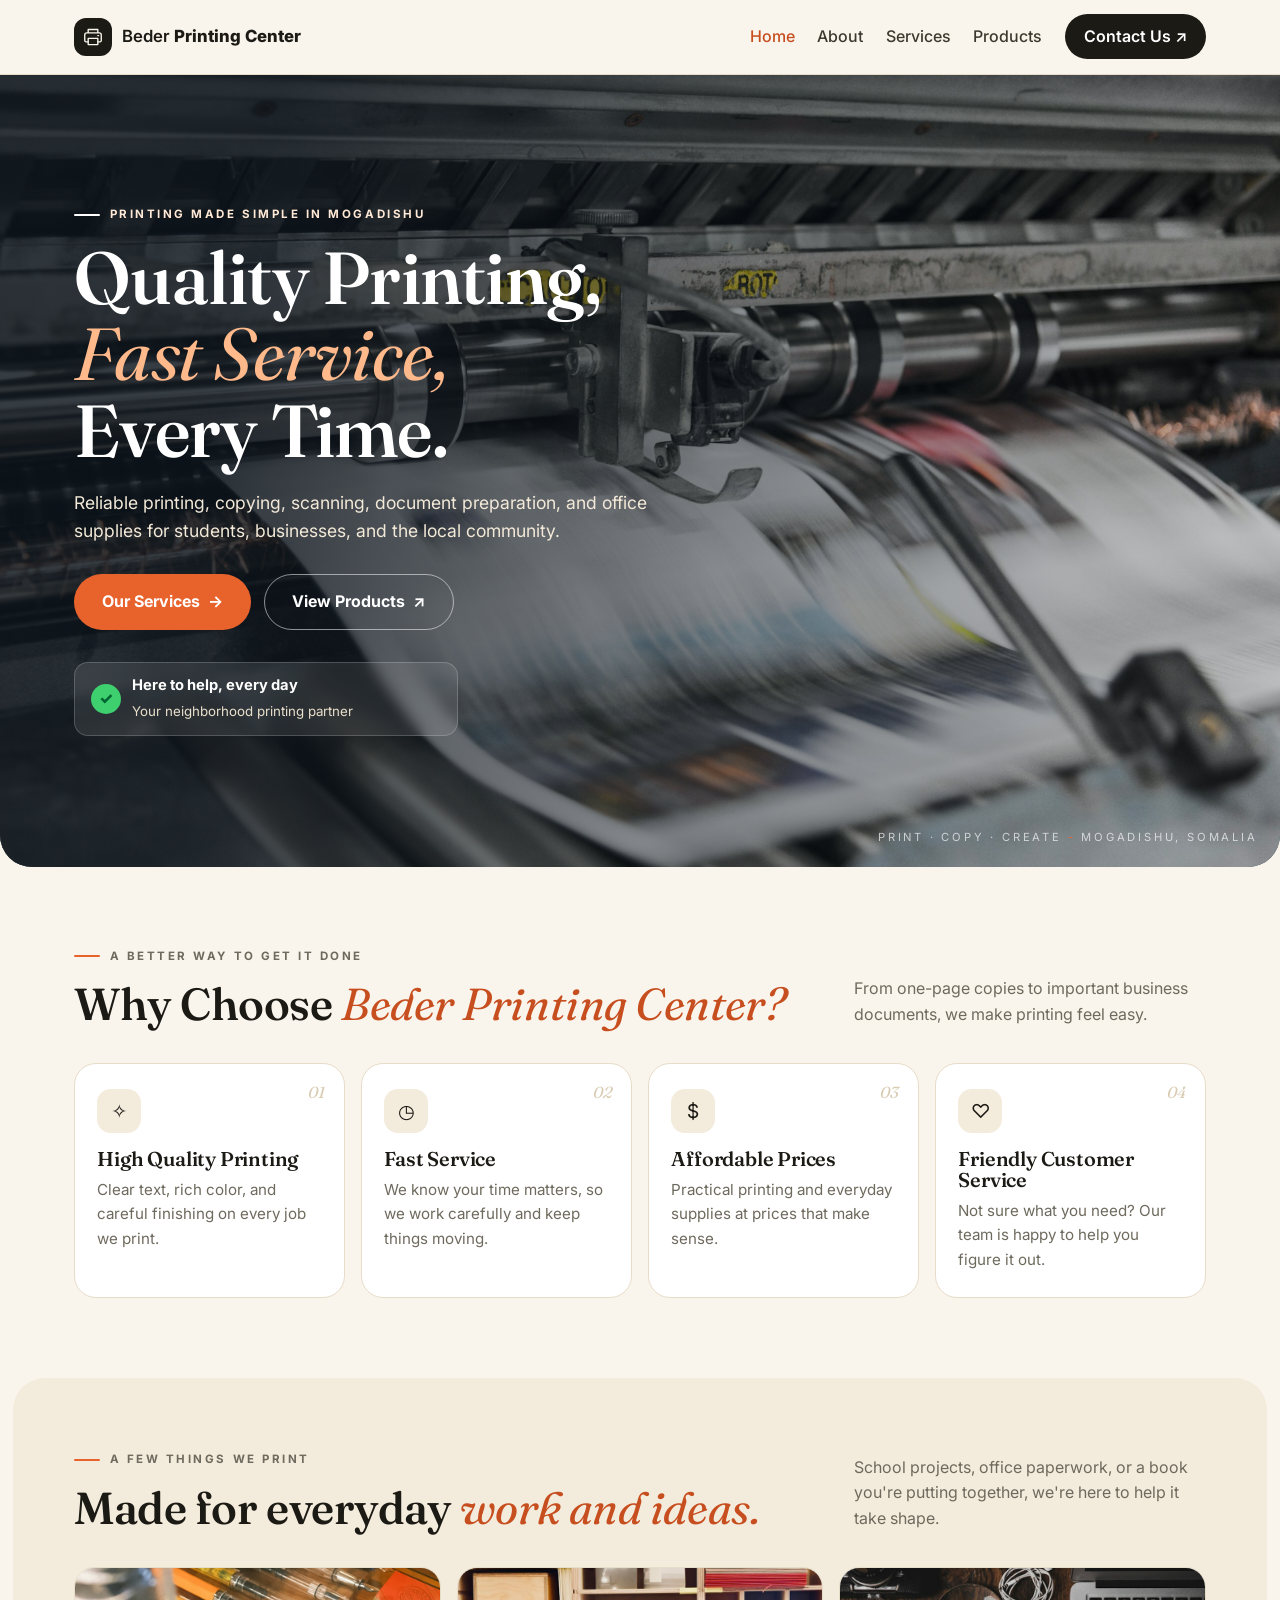
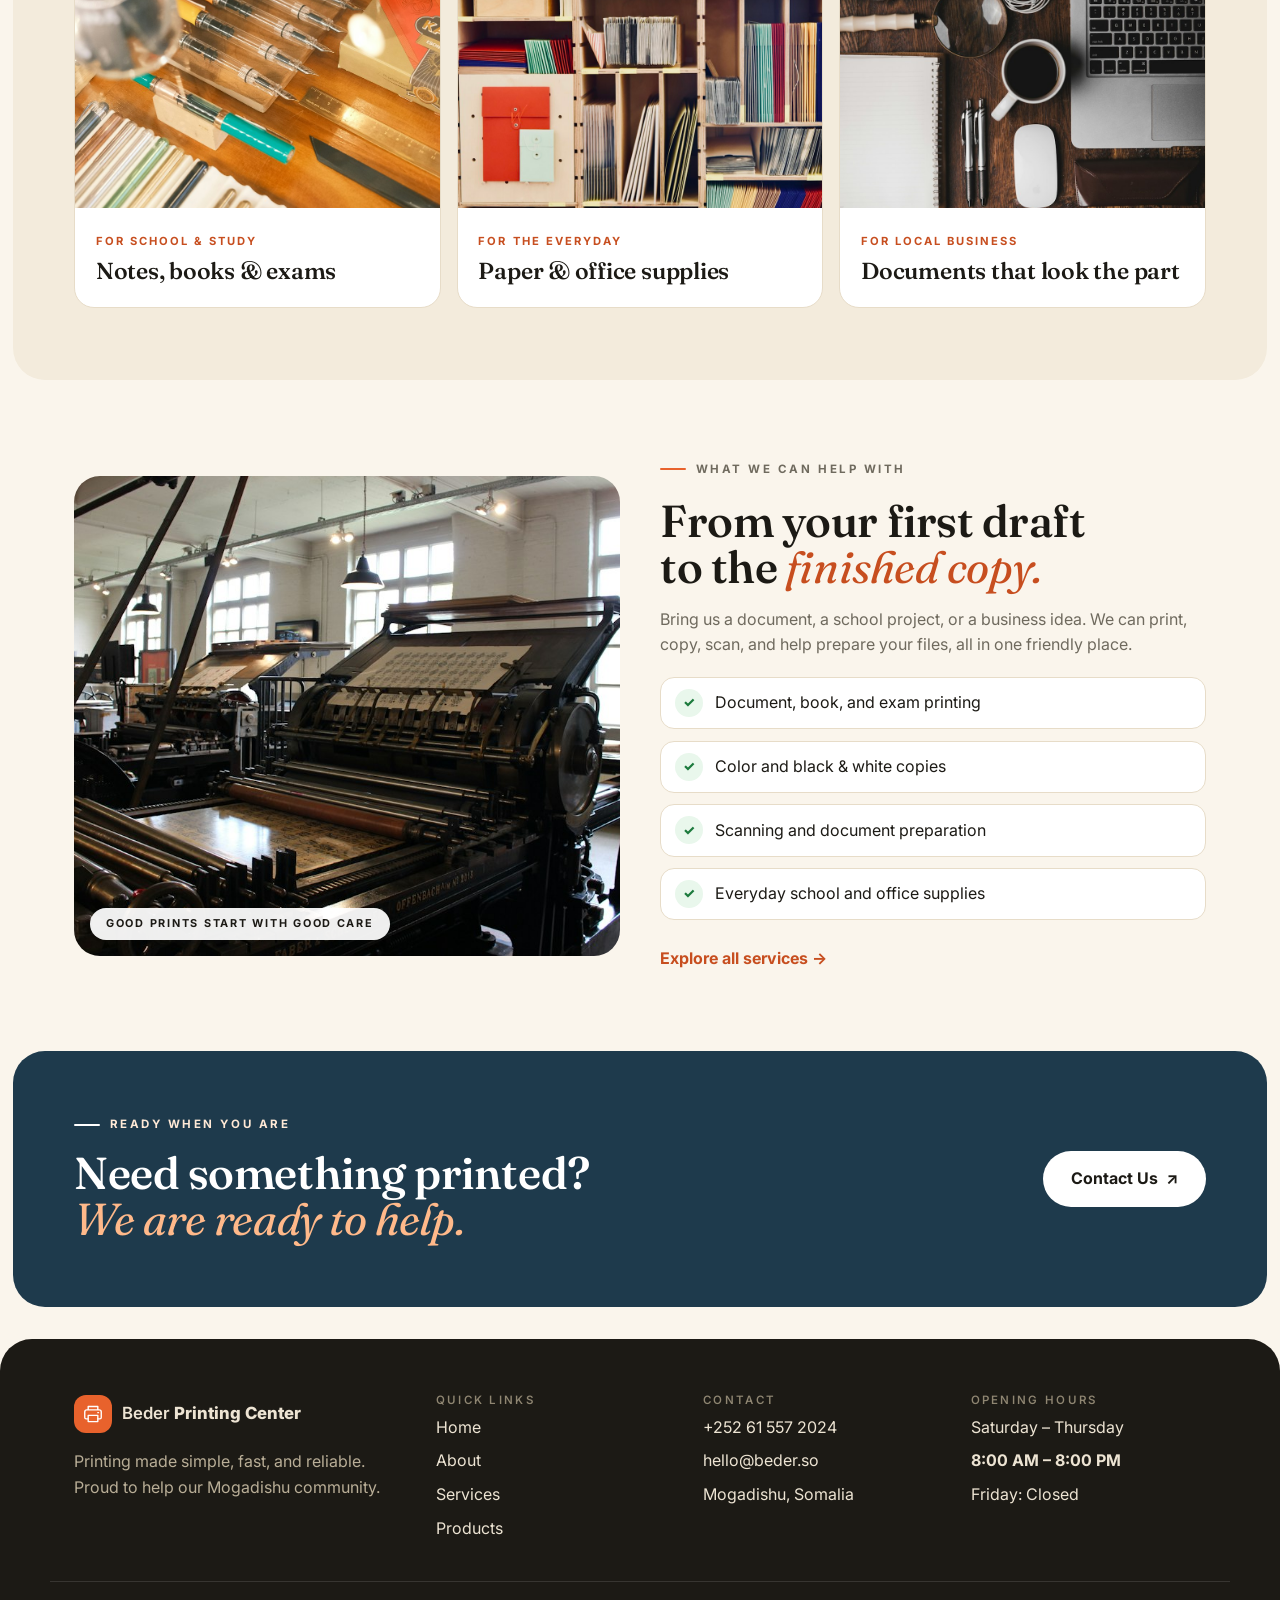
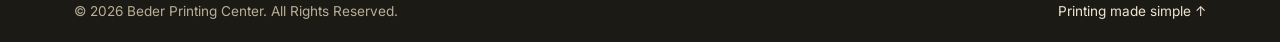
<file: index.html>
<!DOCTYPE html>
<html lang="en">
<head>
<meta charset="UTF-8" />
<meta name="viewport" content="width=device-width, initial-scale=1.0" />
<meta name="description" content="Beder Printing Center: reliable printing, copying, scanning and office supplies in Mogadishu." />
<title>Beder Printing Center | Quality Printing, Fast Service</title>
<link rel="preconnect" href="https://fonts.googleapis.com">
<link rel="preconnect" href="https://fonts.gstatic.com" crossorigin>
<link href="https://fonts.googleapis.com/css2?family=Fraunces:ital,opsz,wght@0,9..144,400..700;1,9..144,400..700&family=Inter:wght@400;500;600;700&display=swap" rel="stylesheet">
<link rel="stylesheet" href="styles.css" />
<script src="script.js" defer></script>
</head>
<body>
<header class="site-header">
  <div class="nav-wrap">
    <a class="brand" href="index.html" aria-label="Beder Printing Center home">
      <span class="brand-mark" aria-hidden="true"><svg viewBox="0 0 32 32" fill="none" stroke="currentColor" stroke-width="2" stroke-linecap="round" stroke-linejoin="round"><path d="M9 10V5h14v5M9 23H6a2 2 0 0 1-2-2v-8a3 3 0 0 1 3-3h18a3 3 0 0 1 3 3v8a2 2 0 0 1-2 2h-3"/><path d="M9 18h14v9H9zM23 14h1"/></svg></span>
      <span class="brand-name">Beder <strong>Printing Center</strong></span>
    </a>
    <button class="menu-toggle" type="button" aria-label="Open navigation menu" aria-expanded="false" aria-controls="main-nav"><span></span><span></span><span></span></button>
    <nav id="main-nav" class="main-nav" aria-label="Main navigation">
      <a class="nav-link active" href="index.html" aria-current="page">Home</a>
      <a class="nav-link" href="about.html">About</a>
      <a class="nav-link" href="services.html">Services</a>
      <a class="nav-link" href="products.html">Products</a>
      <a class="nav-contact" href="mailto:hello@beder.so">Contact Us <span aria-hidden="true">↗</span></a>
    </nav>
  </div>
</header>

<main>
  <section class="home-hero">
    <img class="hero-photo" src="img/1503694978374-8a2fa686963a.jpg" onerror="this.onerror=null;this.src='https://images.unsplash.com/photo-1503694978374-8a2fa686963a?auto=format&fit=crop&w=1900&q=85'" alt="Industrial printing machine running paper">
    <div class="hero-overlay"></div>
    <div class="container hero-content">
      <p class="eyebrow eyebrow-light"><span></span> PRINTING MADE SIMPLE IN MOGADISHU</p>
      <h1>Quality Printing,<br><em>Fast Service,</em><br>Every Time.</h1>
      <p class="hero-description">Reliable printing, copying, scanning, document preparation, and office supplies for students, businesses, and the local community.</p>
      <div class="hero-actions">
        <a class="button button-accent" href="services.html">Our Services <span aria-hidden="true">→</span></a>
        <a class="button button-hero-outline" href="products.html">View Products <span aria-hidden="true">↗</span></a>
      </div>
      <div class="hero-trust"><span class="trust-icon">✓</span><span><strong>Here to help, every day</strong><small>Your neighborhood printing partner</small></span></div>
    </div>
    <div class="hero-side-note">PRINT · COPY · CREATE <span>-</span> MOGADISHU, SOMALIA</div>
  </section>

  <section class="home-intro section-space">
    <div class="container">
      <div class="section-heading">
        <div><p class="eyebrow"><span></span> A BETTER WAY TO GET IT DONE</p><h2>Why Choose <em>Beder Printing Center?</em></h2></div>
        <p>From one-page copies to important business documents, we make printing feel easy.</p>
      </div>
      <div class="benefit-grid">
        <article class="benefit-card"><span class="card-number">01</span><span class="benefit-icon">✧</span><h3>High Quality Printing</h3><p>Clear text, rich color, and careful finishing on every job we print.</p></article>
        <article class="benefit-card"><span class="card-number">02</span><span class="benefit-icon">◷</span><h3>Fast Service</h3><p>We know your time matters, so we work carefully and keep things moving.</p></article>
        <article class="benefit-card"><span class="card-number">03</span><span class="benefit-icon">$</span><h3>Affordable Prices</h3><p>Practical printing and everyday supplies at prices that make sense.</p></article>
        <article class="benefit-card"><span class="card-number">04</span><span class="benefit-icon">♡</span><h3>Friendly Customer Service</h3><p>Not sure what you need? Our team is happy to help you figure it out.</p></article>
      </div>
    </div>
  </section>

  <section class="work-showcase">
    <div class="container">
      <div class="section-heading">
        <div><p class="eyebrow"><span></span> A FEW THINGS WE PRINT</p><h2>Made for everyday <em>work and ideas.</em></h2></div>
        <p>School projects, office paperwork, or a book you're putting together, we're here to help it take shape.</p>
      </div>
      <div class="showcase-grid">
        <article class="showcase-card"><img src="img/1704742801011-d3621a9ed930.jpg" onerror="this.onerror=null;this.src='https://images.unsplash.com/photo-1704742801011-d3621a9ed930?auto=format&fit=crop&w=900&q=80'" alt="Study table with books and pencils" loading="lazy"><div><span>FOR SCHOOL &amp; STUDY</span><h3>Notes, books &amp; exams</h3></div></article>
        <article class="showcase-card"><img src="img/1611758497398-5224931d155a.jpg" onerror="this.onerror=null;this.src='https://images.unsplash.com/photo-1611758497398-5224931d155a?auto=format&fit=crop&w=900&q=80'" alt="Shelves of books and notebooks" loading="lazy"><div><span>FOR THE EVERYDAY</span><h3>Paper &amp; office supplies</h3></div></article>
        <article class="showcase-card"><img src="img/1497032628192-86f99bcd76bc.jpg" onerror="this.onerror=null;this.src='https://images.unsplash.com/photo-1497032628192-86f99bcd76bc?auto=format&fit=crop&w=900&q=80'" alt="Business desk with laptop and documents" loading="lazy"><div><span>FOR LOCAL BUSINESS</span><h3>Documents that look the part</h3></div></article>
      </div>
    </div>
  </section>

  <section class="home-services">
    <div class="container home-services-layout">
      <div class="home-service-photo"><img src="img/1581508512961-0e3b9524db40.jpg" onerror="this.onerror=null;this.src='https://images.unsplash.com/photo-1581508512961-0e3b9524db40?auto=format&fit=crop&w=1000&q=80'" alt="Offset press machine in a print room" loading="lazy"><span>GOOD PRINTS START WITH GOOD CARE</span></div>
      <div class="home-service-copy"><p class="eyebrow"><span></span> WHAT WE CAN HELP WITH</p><h2>From your first draft<br>to the <em>finished copy.</em></h2><p>Bring us a document, a school project, or a business idea. We can print, copy, scan, and help prepare your files, all in one friendly place.</p><ul class="check-list"><li><span>✓</span> Document, book, and exam printing</li><li><span>✓</span> Color and black &amp; white copies</li><li><span>✓</span> Scanning and document preparation</li><li><span>✓</span> Everyday school and office supplies</li></ul><a class="text-link" href="services.html">Explore all services <span>→</span></a></div>
    </div>
  </section>

  <section class="home-cta">
    <div class="container cta-content"><div><p class="eyebrow eyebrow-light"><span></span> READY WHEN YOU ARE</p><h2>Need something printed?<br><em>We are ready to help.</em></h2></div><a class="button button-white" href="mailto:hello@beder.so">Contact Us <span aria-hidden="true">↗</span></a></div>
  </section>
</main>

<footer class="site-footer">
  <div class="container footer-main">
    <div class="footer-about"><a class="brand footer-brand" href="index.html"><span class="brand-mark" aria-hidden="true"><svg viewBox="0 0 32 32" fill="none" stroke="currentColor" stroke-width="2" stroke-linecap="round" stroke-linejoin="round"><path d="M9 10V5h14v5M9 23H6a2 2 0 0 1-2-2v-8a3 3 0 0 1 3-3h18a3 3 0 0 1 3 3v8a2 2 0 0 1-2 2h-3"/><path d="M9 18h14v9H9zM23 14h1"/></svg></span><span class="brand-name">Beder <strong>Printing Center</strong></span></a><p>Printing made simple, fast, and reliable. Proud to help our Mogadishu community.</p></div>
    <div class="footer-column"><h3>QUICK LINKS</h3><a href="index.html">Home</a><a href="about.html">About</a><a href="services.html">Services</a><a href="products.html">Products</a></div>
    <div class="footer-column"><h3>CONTACT</h3><a href="tel:+252615572024">+252 61 557 2024</a><a href="mailto:hello@beder.so">hello@beder.so</a><span>Mogadishu, Somalia</span></div>
    <div class="footer-column"><h3>OPENING HOURS</h3><span>Saturday – Thursday</span><strong>8:00 AM – 8:00 PM</strong><span>Friday: Closed</span></div>
  </div>
  <div class="container footer-bottom"><span>© <span class="current-year">2026</span> Beder Printing Center. All Rights Reserved.</span><a href="index.html">Printing made simple <span>↑</span></a></div>
</footer>
</body>
</html>
</file>
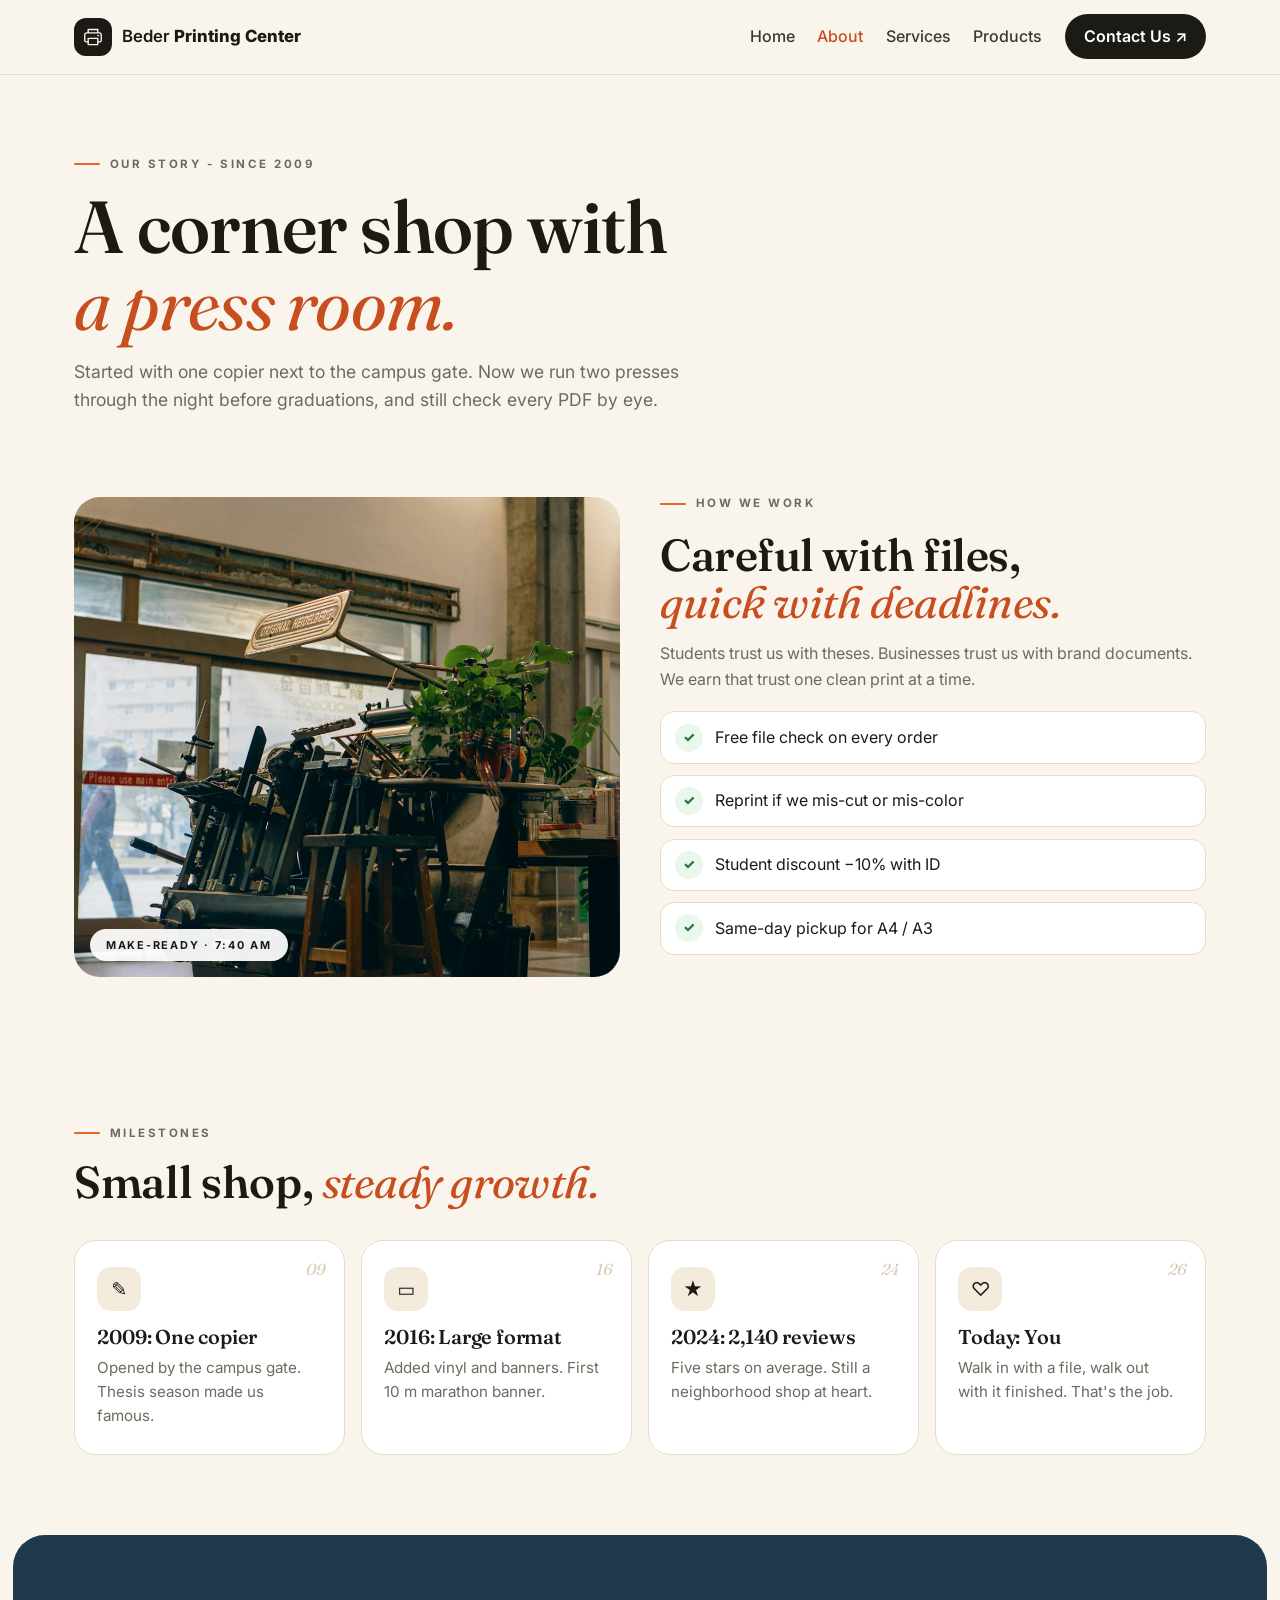
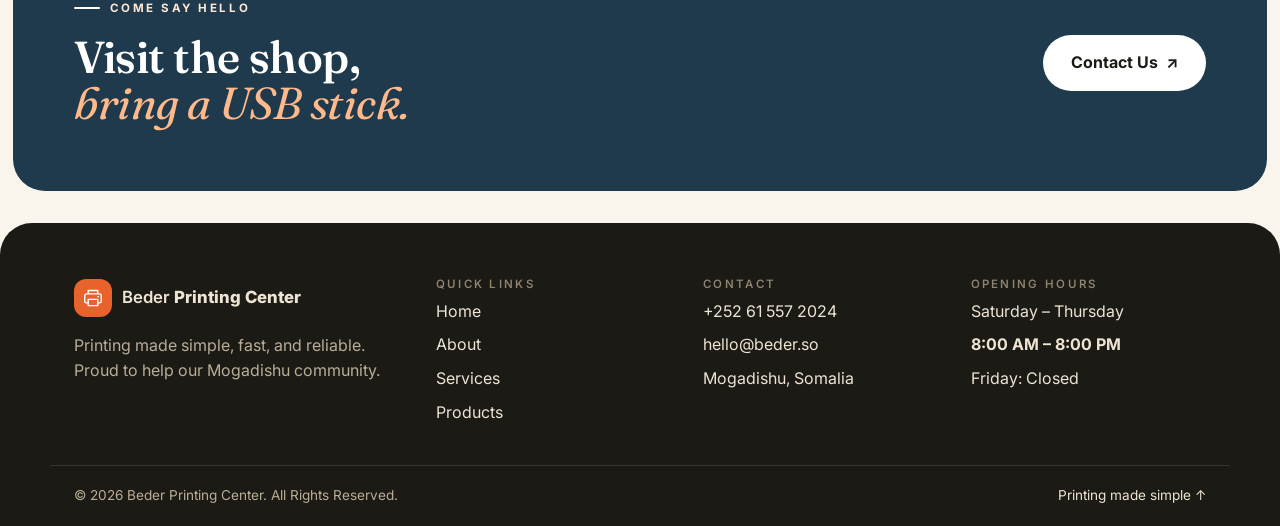
<file: about.html>
<!DOCTYPE html>
<html lang="en">
<head>
<meta charset="UTF-8" />
<meta name="viewport" content="width=device-width, initial-scale=1.0" />
<meta name="description" content="About Beder Printing Center: a neighborhood print shop in Mogadishu since 2009." />
<title>About | Beder Printing Center</title>
<link rel="preconnect" href="https://fonts.googleapis.com">
<link rel="preconnect" href="https://fonts.gstatic.com" crossorigin>
<link href="https://fonts.googleapis.com/css2?family=Fraunces:ital,opsz,wght@0,9..144,400..700;1,9..144,400..700&family=Inter:wght@400;500;600;700&display=swap" rel="stylesheet">
<link rel="stylesheet" href="styles.css" />
<script src="script.js" defer></script>
</head>
<body>
<header class="site-header">
  <div class="nav-wrap">
    <a class="brand" href="index.html" aria-label="Beder Printing Center home">
      <span class="brand-mark" aria-hidden="true"><svg viewBox="0 0 32 32" fill="none" stroke="currentColor" stroke-width="2" stroke-linecap="round" stroke-linejoin="round"><path d="M9 10V5h14v5M9 23H6a2 2 0 0 1-2-2v-8a3 3 0 0 1 3-3h18a3 3 0 0 1 3 3v8a2 2 0 0 1-2 2h-3"/><path d="M9 18h14v9H9zM23 14h1"/></svg></span>
      <span class="brand-name">Beder <strong>Printing Center</strong></span>
    </a>
    <button class="menu-toggle" type="button" aria-label="Open navigation menu" aria-expanded="false" aria-controls="main-nav"><span></span><span></span><span></span></button>
    <nav id="main-nav" class="main-nav" aria-label="Main navigation">
      <a class="nav-link" href="index.html">Home</a>
      <a class="nav-link active" href="about.html" aria-current="page">About</a>
      <a class="nav-link" href="services.html">Services</a>
      <a class="nav-link" href="products.html">Products</a>
      <a class="nav-contact" href="mailto:hello@beder.so">Contact Us <span aria-hidden="true">↗</span></a>
    </nav>
  </div>
</header>

<main>
  <section class="page-hero section-space">
    <div class="container">
      <p class="eyebrow"><span></span> OUR STORY - SINCE 2009</p>
      <h1>A corner shop with<br><em>a press room.</em></h1>
      <p class="page-lede">Started with one copier next to the campus gate. Now we run two presses through the night before graduations, and still check every PDF by eye.</p>
    </div>
  </section>

  <section class="split">
    <div class="container home-services-layout">
      <div class="home-service-photo"><img src="img/1744126175546-d7c5366e94f9.jpg" onerror="this.onerror=null;this.src='https://images.unsplash.com/photo-1744126175546-d7c5366e94f9?auto=format&fit=crop&w=1000&q=80'" alt="Vintage press in a traditional print workshop" loading="lazy"><span>MAKE-READY · 7:40 AM</span></div>
      <div class="home-service-copy">
        <p class="eyebrow"><span></span> HOW WE WORK</p>
        <h2>Careful with files,<br><em>quick with deadlines.</em></h2>
        <p>Students trust us with theses. Businesses trust us with brand documents. We earn that trust one clean print at a time.</p>
        <ul class="check-list"><li><span>✓</span> Free file check on every order</li><li><span>✓</span> Reprint if we mis-cut or mis-color</li><li><span>✓</span> Student discount −10% with ID</li><li><span>✓</span> Same-day pickup for A4 / A3</li></ul>
      </div>
    </div>
  </section>

  <section class="section-space">
    <div class="container">
      <div class="section-heading">
        <div><p class="eyebrow"><span></span> MILESTONES</p><h2>Small shop, <em>steady growth.</em></h2></div>
      </div>
      <div class="benefit-grid">
        <article class="benefit-card"><span class="card-number">09</span><span class="benefit-icon">✎</span><h3>2009: One copier</h3><p>Opened by the campus gate. Thesis season made us famous.</p></article>
        <article class="benefit-card"><span class="card-number">16</span><span class="benefit-icon">▭</span><h3>2016: Large format</h3><p>Added vinyl and banners. First 10&nbsp;m marathon banner.</p></article>
        <article class="benefit-card"><span class="card-number">24</span><span class="benefit-icon">★</span><h3>2024: 2,140 reviews</h3><p>Five stars on average. Still a neighborhood shop at heart.</p></article>
        <article class="benefit-card"><span class="card-number">26</span><span class="benefit-icon">♡</span><h3>Today: You</h3><p>Walk in with a file, walk out with it finished. That's the job.</p></article>
      </div>
    </div>
  </section>

  <section class="home-cta">
    <div class="container cta-content"><div><p class="eyebrow eyebrow-light"><span></span> COME SAY HELLO</p><h2>Visit the shop,<br><em>bring a USB stick.</em></h2></div><a class="button button-white" href="mailto:hello@beder.so">Contact Us <span aria-hidden="true">↗</span></a></div>
  </section>
</main>

<footer class="site-footer">
  <div class="container footer-main">
    <div class="footer-about"><a class="brand footer-brand" href="index.html"><span class="brand-mark" aria-hidden="true"><svg viewBox="0 0 32 32" fill="none" stroke="currentColor" stroke-width="2" stroke-linecap="round" stroke-linejoin="round"><path d="M9 10V5h14v5M9 23H6a2 2 0 0 1-2-2v-8a3 3 0 0 1 3-3h18a3 3 0 0 1 3 3v8a2 2 0 0 1-2 2h-3"/><path d="M9 18h14v9H9zM23 14h1"/></svg></span><span class="brand-name">Beder <strong>Printing Center</strong></span></a><p>Printing made simple, fast, and reliable. Proud to help our Mogadishu community.</p></div>
    <div class="footer-column"><h3>QUICK LINKS</h3><a href="index.html">Home</a><a href="about.html">About</a><a href="services.html">Services</a><a href="products.html">Products</a></div>
    <div class="footer-column"><h3>CONTACT</h3><a href="tel:+252615572024">+252 61 557 2024</a><a href="mailto:hello@beder.so">hello@beder.so</a><span>Mogadishu, Somalia</span></div>
    <div class="footer-column"><h3>OPENING HOURS</h3><span>Saturday – Thursday</span><strong>8:00 AM – 8:00 PM</strong><span>Friday: Closed</span></div>
  </div>
  <div class="container footer-bottom"><span>© <span class="current-year">2026</span> Beder Printing Center. All Rights Reserved.</span><a href="about.html">Printing made simple <span>↑</span></a></div>
</footer>
</body>
</html>
</file>
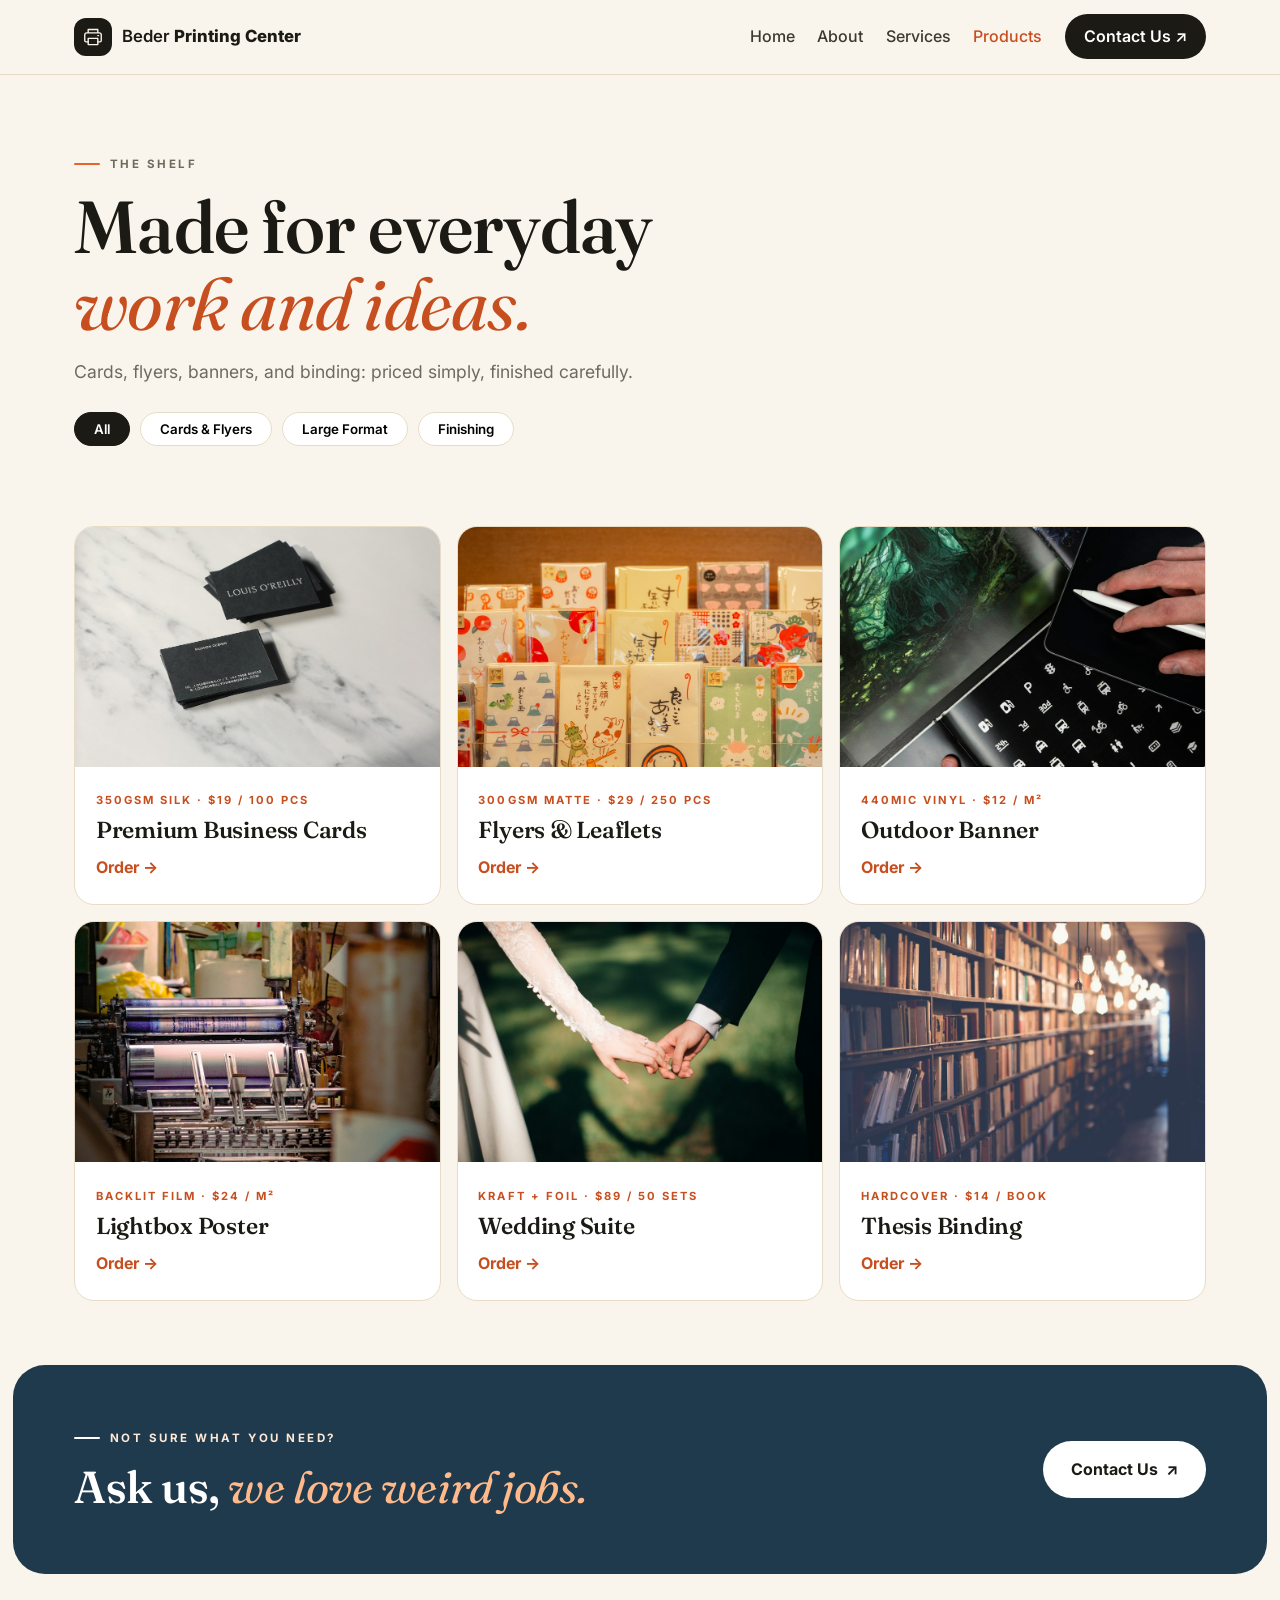
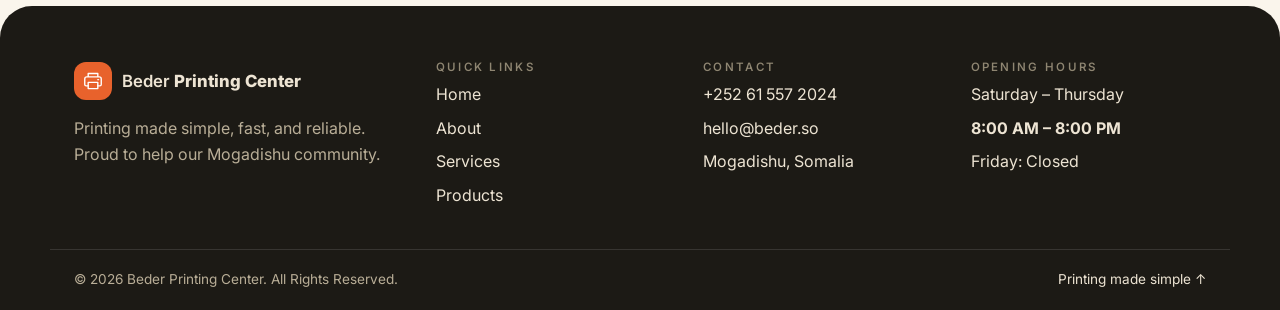
<file: products.html>
<!DOCTYPE html>
<html lang="en">
<head>
<meta charset="UTF-8" />
<meta name="viewport" content="width=device-width, initial-scale=1.0" />
<meta name="description" content="Products at Beder Printing Center: cards, flyers, banners, wedding suites and binding." />
<title>Products | Beder Printing Center</title>
<link rel="preconnect" href="https://fonts.googleapis.com">
<link rel="preconnect" href="https://fonts.gstatic.com" crossorigin>
<link href="https://fonts.googleapis.com/css2?family=Fraunces:ital,opsz,wght@0,9..144,400..700;1,9..144,400..700&family=Inter:wght@400;500;600;700&display=swap" rel="stylesheet">
<link rel="stylesheet" href="styles.css" />
<script src="script.js" defer></script>
</head>
<body>
<header class="site-header">
  <div class="nav-wrap">
    <a class="brand" href="index.html" aria-label="Beder Printing Center home">
      <span class="brand-mark" aria-hidden="true"><svg viewBox="0 0 32 32" fill="none" stroke="currentColor" stroke-width="2" stroke-linecap="round" stroke-linejoin="round"><path d="M9 10V5h14v5M9 23H6a2 2 0 0 1-2-2v-8a3 3 0 0 1 3-3h18a3 3 0 0 1 3 3v8a2 2 0 0 1-2 2h-3"/><path d="M9 18h14v9H9zM23 14h1"/></svg></span>
      <span class="brand-name">Beder <strong>Printing Center</strong></span>
    </a>
    <button class="menu-toggle" type="button" aria-label="Open navigation menu" aria-expanded="false" aria-controls="main-nav"><span></span><span></span><span></span></button>
    <nav id="main-nav" class="main-nav" aria-label="Main navigation">
      <a class="nav-link" href="index.html">Home</a>
      <a class="nav-link" href="about.html">About</a>
      <a class="nav-link" href="services.html">Services</a>
      <a class="nav-link active" href="products.html" aria-current="page">Products</a>
      <a class="nav-contact" href="mailto:hello@beder.so">Contact Us <span aria-hidden="true">↗</span></a>
    </nav>
  </div>
</header>

<main>
  <section class="page-hero section-space">
    <div class="container">
      <p class="eyebrow"><span></span> THE SHELF</p>
      <h1>Made for everyday<br><em>work and ideas.</em></h1>
      <p class="page-lede">Cards, flyers, banners, and binding: priced simply, finished carefully.</p>
      <div class="filter-row" role="group" aria-label="Filter products">
        <button class="filter-btn active" data-f="all" type="button">All</button>
        <button class="filter-btn" data-f="cards" type="button">Cards &amp; Flyers</button>
        <button class="filter-btn" data-f="large" type="button">Large Format</button>
        <button class="filter-btn" data-f="finish" type="button">Finishing</button>
      </div>
    </div>
  </section>

  <section class="section-space-tight">
    <div class="container">
      <div class="showcase-grid products-grid">
        <article class="showcase-card" data-cat="cards"><img src="img/1718670013921-2f144aba173a.jpg" onerror="this.onerror=null;this.src='https://images.unsplash.com/photo-1718670013921-2f144aba173a?auto=format&fit=crop&w=900&q=80'" alt="Business cards on a marble counter" loading="lazy"><div><span>350GSM SILK · $19 / 100 PCS</span><h3>Premium Business Cards</h3><a class="text-link" href="mailto:hello@beder.so">Order →</a></div></article>
        <article class="showcase-card" data-cat="cards"><img src="img/1711967151501-10da09b1f174.jpg" onerror="this.onerror=null;this.src='https://images.unsplash.com/photo-1711967151501-10da09b1f174?auto=format&fit=crop&w=900&q=80'" alt="Printed cards arranged on a table" loading="lazy"><div><span>300GSM MATTE · $29 / 250 PCS</span><h3>Flyers &amp; Leaflets</h3><a class="text-link" href="mailto:hello@beder.so">Order →</a></div></article>
        <article class="showcase-card" data-cat="large"><img src="img/1558655146-9f40138edfeb.jpg" onerror="this.onerror=null;this.src='https://images.unsplash.com/photo-1558655146-9f40138edfeb?auto=format&fit=crop&w=900&q=80'" alt="Designer preparing large artwork" loading="lazy"><div><span>440MIC VINYL · $12 / M²</span><h3>Outdoor Banner</h3><a class="text-link" href="mailto:hello@beder.so">Order →</a></div></article>
        <article class="showcase-card" data-cat="large"><img src="img/1758183961426-88d64eb5f787.jpg" onerror="this.onerror=null;this.src='https://images.unsplash.com/photo-1758183961426-88d64eb5f787?auto=format&fit=crop&w=900&q=80'" alt="Printing press ink rollers" loading="lazy"><div><span>BACKLIT FILM · $24 / M²</span><h3>Lightbox Poster</h3><a class="text-link" href="mailto:hello@beder.so">Order →</a></div></article>
        <article class="showcase-card" data-cat="finish"><img src="img/1520854221256-17451cc331bf.jpg" onerror="this.onerror=null;this.src='https://images.unsplash.com/photo-1520854221256-17451cc331bf?auto=format&fit=crop&w=900&q=80'" alt="Bride holding wedding bouquet" loading="lazy"><div><span>KRAFT + FOIL · $89 / 50 SETS</span><h3>Wedding Suite</h3><a class="text-link" href="mailto:hello@beder.so">Order →</a></div></article>
        <article class="showcase-card" data-cat="finish"><img src="img/1481627834876-b7833e8f5570.jpg" onerror="this.onerror=null;this.src='https://images.unsplash.com/photo-1481627834876-b7833e8f5570?auto=format&fit=crop&w=900&q=80'" alt="Library shelves full of books" loading="lazy"><div><span>HARDCOVER · $14 / BOOK</span><h3>Thesis Binding</h3><a class="text-link" href="mailto:hello@beder.so">Order →</a></div></article>
      </div>
    </div>
  </section>

  <section class="home-cta">
    <div class="container cta-content"><div><p class="eyebrow eyebrow-light"><span></span> NOT SURE WHAT YOU NEED?</p><h2>Ask us, <em>we love weird jobs.</em></h2></div><a class="button button-white" href="mailto:hello@beder.so">Contact Us <span aria-hidden="true">↗</span></a></div>
  </section>
</main>

<footer class="site-footer">
  <div class="container footer-main">
    <div class="footer-about"><a class="brand footer-brand" href="index.html"><span class="brand-mark" aria-hidden="true"><svg viewBox="0 0 32 32" fill="none" stroke="currentColor" stroke-width="2" stroke-linecap="round" stroke-linejoin="round"><path d="M9 10V5h14v5M9 23H6a2 2 0 0 1-2-2v-8a3 3 0 0 1 3-3h18a3 3 0 0 1 3 3v8a2 2 0 0 1-2 2h-3"/><path d="M9 18h14v9H9zM23 14h1"/></svg></span><span class="brand-name">Beder <strong>Printing Center</strong></span></a><p>Printing made simple, fast, and reliable. Proud to help our Mogadishu community.</p></div>
    <div class="footer-column"><h3>QUICK LINKS</h3><a href="index.html">Home</a><a href="about.html">About</a><a href="services.html">Services</a><a href="products.html">Products</a></div>
    <div class="footer-column"><h3>CONTACT</h3><a href="tel:+252615572024">+252 61 557 2024</a><a href="mailto:hello@beder.so">hello@beder.so</a><span>Mogadishu, Somalia</span></div>
    <div class="footer-column"><h3>OPENING HOURS</h3><span>Saturday – Thursday</span><strong>8:00 AM – 8:00 PM</strong><span>Friday: Closed</span></div>
  </div>
  <div class="container footer-bottom"><span>© <span class="current-year">2026</span> Beder Printing Center. All Rights Reserved.</span><a href="products.html">Printing made simple <span>↑</span></a></div>
</footer>
</body>
</html>
</file>
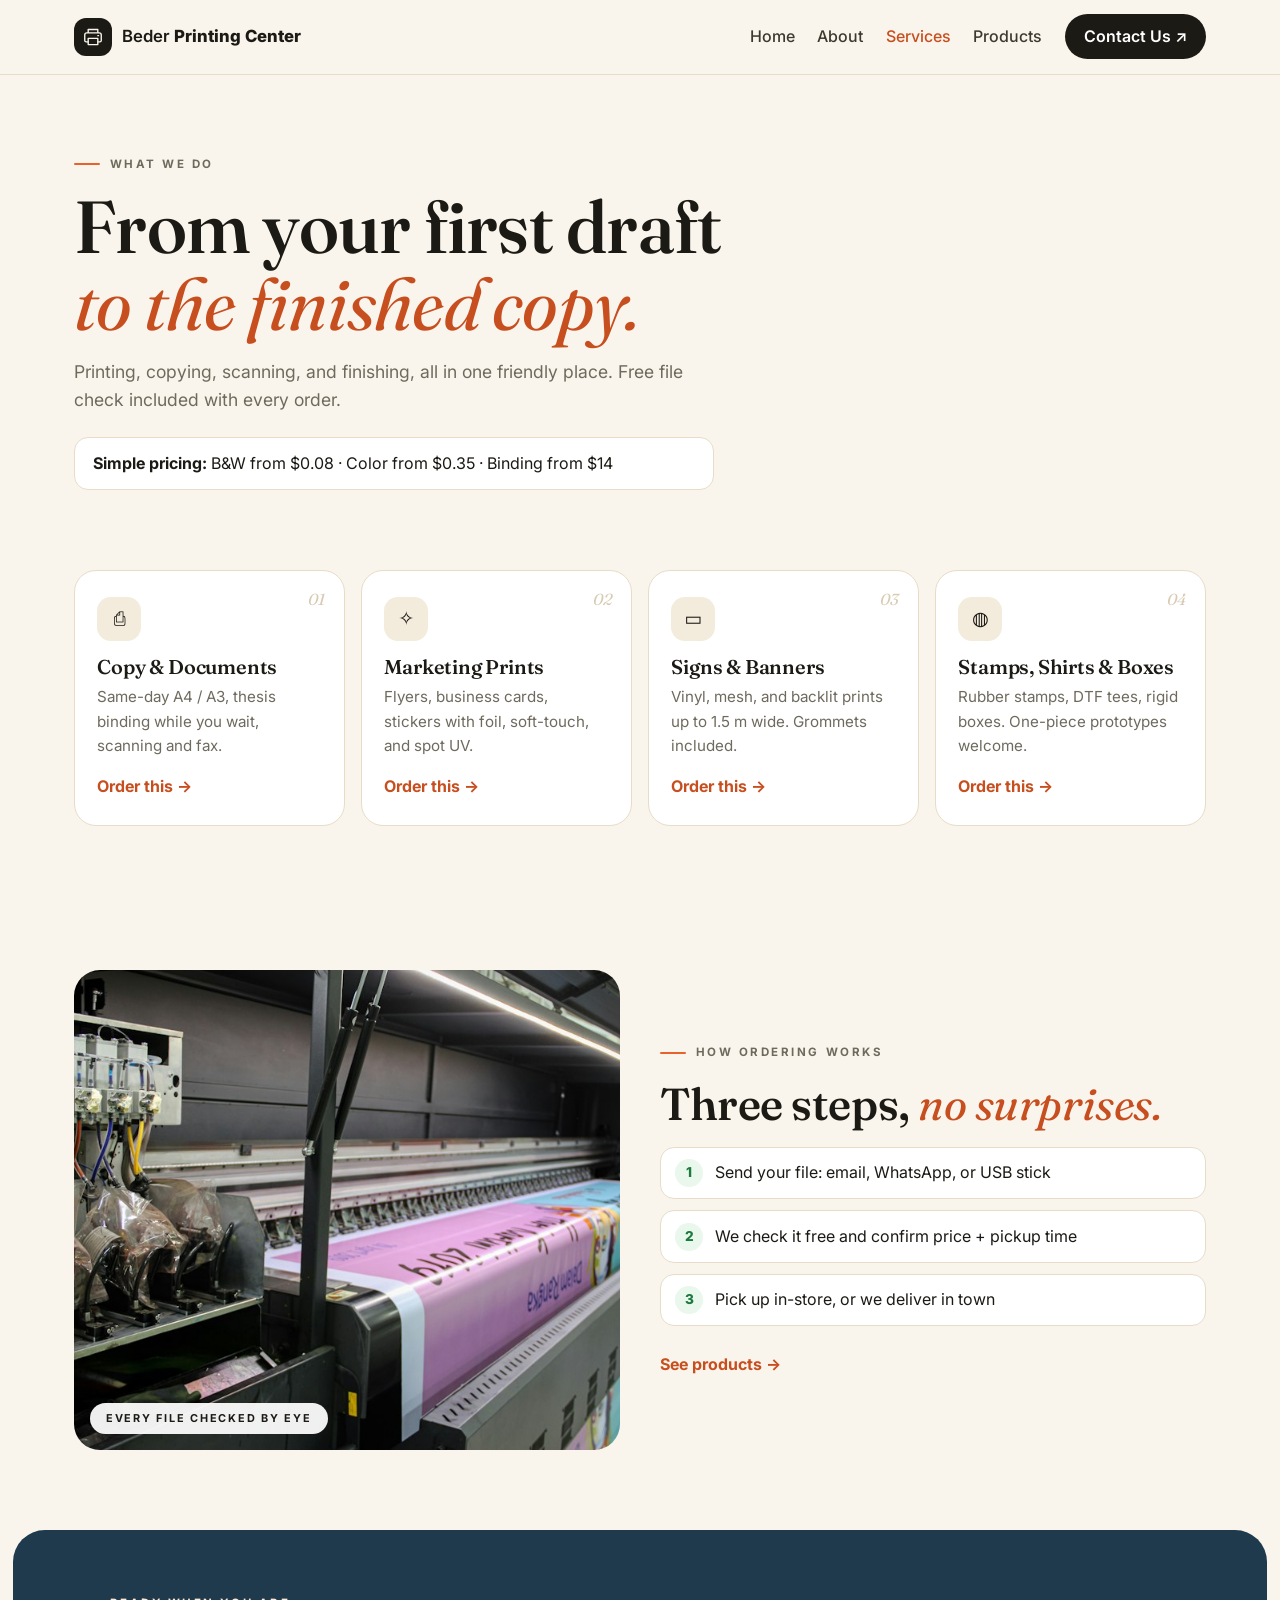
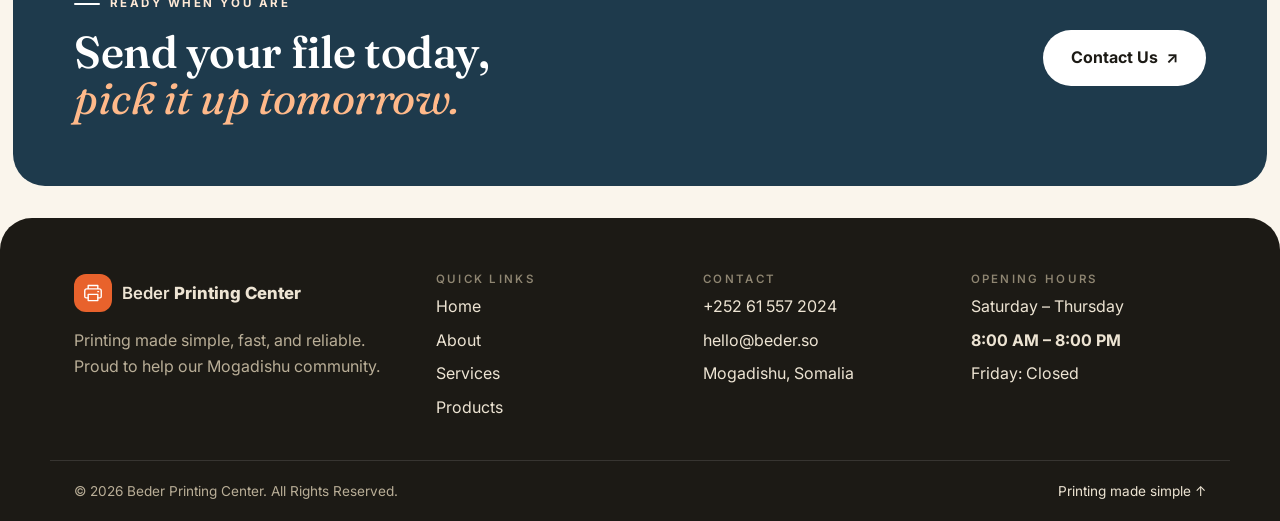
<file: services.html>
<!DOCTYPE html>
<html lang="en">
<head>
<meta charset="UTF-8" />
<meta name="viewport" content="width=device-width, initial-scale=1.0" />
<meta name="description" content="Services at Beder Printing Center: documents, marketing prints, large format, stamps and finishing." />
<title>Services | Beder Printing Center</title>
<link rel="preconnect" href="https://fonts.googleapis.com">
<link rel="preconnect" href="https://fonts.gstatic.com" crossorigin>
<link href="https://fonts.googleapis.com/css2?family=Fraunces:ital,opsz,wght@0,9..144,400..700;1,9..144,400..700&family=Inter:wght@400;500;600;700&display=swap" rel="stylesheet">
<link rel="stylesheet" href="styles.css" />
<script src="script.js" defer></script>
</head>
<body>
<header class="site-header">
  <div class="nav-wrap">
    <a class="brand" href="index.html" aria-label="Beder Printing Center home">
      <span class="brand-mark" aria-hidden="true"><svg viewBox="0 0 32 32" fill="none" stroke="currentColor" stroke-width="2" stroke-linecap="round" stroke-linejoin="round"><path d="M9 10V5h14v5M9 23H6a2 2 0 0 1-2-2v-8a3 3 0 0 1 3-3h18a3 3 0 0 1 3 3v8a2 2 0 0 1-2 2h-3"/><path d="M9 18h14v9H9zM23 14h1"/></svg></span>
      <span class="brand-name">Beder <strong>Printing Center</strong></span>
    </a>
    <button class="menu-toggle" type="button" aria-label="Open navigation menu" aria-expanded="false" aria-controls="main-nav"><span></span><span></span><span></span></button>
    <nav id="main-nav" class="main-nav" aria-label="Main navigation">
      <a class="nav-link" href="index.html">Home</a>
      <a class="nav-link" href="about.html">About</a>
      <a class="nav-link active" href="services.html" aria-current="page">Services</a>
      <a class="nav-link" href="products.html">Products</a>
      <a class="nav-contact" href="mailto:hello@beder.so">Contact Us <span aria-hidden="true">↗</span></a>
    </nav>
  </div>
</header>

<main>
  <section class="page-hero section-space">
    <div class="container">
      <p class="eyebrow"><span></span> WHAT WE DO</p>
      <h1>From your first draft<br><em>to the finished copy.</em></h1>
      <p class="page-lede">Printing, copying, scanning, and finishing, all in one friendly place. Free file check included with every order.</p>
      <div class="price-note"><strong>Simple pricing:</strong> B&amp;W from $0.08 · Color from $0.35 · Binding from $14</div>
    </div>
  </section>

  <section class="section-space-tight">
    <div class="container">
      <div class="benefit-grid">
        <article class="benefit-card"><span class="card-number">01</span><span class="benefit-icon">⎙</span><h3>Copy &amp; Documents</h3><p>Same-day A4 / A3, thesis binding while you wait, scanning and fax.</p><a class="text-link" href="mailto:hello@beder.so">Order this →</a></article>
        <article class="benefit-card"><span class="card-number">02</span><span class="benefit-icon">✧</span><h3>Marketing Prints</h3><p>Flyers, business cards, stickers with foil, soft-touch, and spot UV.</p><a class="text-link" href="mailto:hello@beder.so">Order this →</a></article>
        <article class="benefit-card"><span class="card-number">03</span><span class="benefit-icon">▭</span><h3>Signs &amp; Banners</h3><p>Vinyl, mesh, and backlit prints up to 1.5&nbsp;m wide. Grommets included.</p><a class="text-link" href="mailto:hello@beder.so">Order this →</a></article>
        <article class="benefit-card"><span class="card-number">04</span><span class="benefit-icon">◍</span><h3>Stamps, Shirts &amp; Boxes</h3><p>Rubber stamps, DTF tees, rigid boxes. One-piece prototypes welcome.</p><a class="text-link" href="mailto:hello@beder.so">Order this →</a></article>
      </div>
    </div>
  </section>

  <section class="home-services">
    <div class="container home-services-layout">
      <div class="home-service-photo"><img src="img/1693031630369-bd429a57f115.jpg" onerror="this.onerror=null;this.src='https://images.unsplash.com/photo-1693031630369-bd429a57f115?auto=format&fit=crop&w=900&q=80'" alt="Press feeding large stacks of paper" loading="lazy"><span>EVERY FILE CHECKED BY EYE</span></div>
      <div class="home-service-copy"><p class="eyebrow"><span></span> HOW ORDERING WORKS</p><h2>Three steps, <em>no surprises.</em></h2>
        <ul class="check-list"><li><span>1</span> Send your file: email, WhatsApp, or USB stick</li><li><span>2</span> We check it free and confirm price + pickup time</li><li><span>3</span> Pick up in-store, or we deliver in town</li></ul>
        <a class="text-link" href="products.html">See products <span>→</span></a></div>
    </div>
  </section>

  <section class="home-cta">
    <div class="container cta-content"><div><p class="eyebrow eyebrow-light"><span></span> READY WHEN YOU ARE</p><h2>Send your file today,<br><em>pick it up tomorrow.</em></h2></div><a class="button button-white" href="mailto:hello@beder.so">Contact Us <span aria-hidden="true">↗</span></a></div>
  </section>
</main>

<footer class="site-footer">
  <div class="container footer-main">
    <div class="footer-about"><a class="brand footer-brand" href="index.html"><span class="brand-mark" aria-hidden="true"><svg viewBox="0 0 32 32" fill="none" stroke="currentColor" stroke-width="2" stroke-linecap="round" stroke-linejoin="round"><path d="M9 10V5h14v5M9 23H6a2 2 0 0 1-2-2v-8a3 3 0 0 1 3-3h18a3 3 0 0 1 3 3v8a2 2 0 0 1-2 2h-3"/><path d="M9 18h14v9H9zM23 14h1"/></svg></span><span class="brand-name">Beder <strong>Printing Center</strong></span></a><p>Printing made simple, fast, and reliable. Proud to help our Mogadishu community.</p></div>
    <div class="footer-column"><h3>QUICK LINKS</h3><a href="index.html">Home</a><a href="about.html">About</a><a href="services.html">Services</a><a href="products.html">Products</a></div>
    <div class="footer-column"><h3>CONTACT</h3><a href="tel:+252615572024">+252 61 557 2024</a><a href="mailto:hello@beder.so">hello@beder.so</a><span>Mogadishu, Somalia</span></div>
    <div class="footer-column"><h3>OPENING HOURS</h3><span>Saturday – Thursday</span><strong>8:00 AM – 8:00 PM</strong><span>Friday: Closed</span></div>
  </div>
  <div class="container footer-bottom"><span>© <span class="current-year">2026</span> Beder Printing Center. All Rights Reserved.</span><a href="services.html">Printing made simple <span>↑</span></a></div>
</footer>
</body>
</html>
</file>
<file: styles.css>
:root{
  --cream:#FAF5EC; --cream-2:#F3EBDC; --ink:#1C1A15; --muted:#6F6A5E;
  --accent:#E8622C; --accent-dark:#C74E1F; --navy:#1E3A4C; --card:#FFFFFF;
  --line:#E7DCC8; --radius:22px;
  --serif:"Fraunces",Georgia,serif; --sans:"Inter",system-ui,sans-serif;
}
*{box-sizing:border-box;margin:0;padding:0}
html{scroll-behavior:smooth}
body{background:var(--cream);color:var(--ink);font-family:var(--sans);line-height:1.6;-webkit-font-smoothing:antialiased}
img{display:block;max-width:100%}
h1,h2,h3{font-family:var(--serif);font-weight:560;line-height:1.04;letter-spacing:-.01em}
h1{font-size:clamp(2.6rem,6vw,4.6rem)}
h2{font-size:clamp(1.8rem,3.6vw,2.8rem)}
h1 em,h2 em{font-style:italic;font-weight:400;color:var(--accent-dark)}
a{color:inherit}
:focus-visible{outline:3px solid var(--accent);outline-offset:3px;border-radius:8px}
.container{max-width:1180px;margin:0 auto;padding:0 1.5rem}
.section-space{padding:5rem 0}
.section-space-tight{padding:0 0 4rem}

/* header */
.site-header{position:sticky;top:0;z-index:50;background:color-mix(in srgb,var(--cream) 92%,transparent);backdrop-filter:blur(10px);border-bottom:1px solid var(--line)}
.nav-wrap{max-width:1180px;margin:0 auto;padding:.9rem 1.5rem;display:flex;align-items:center;justify-content:space-between;gap:1rem}
.brand{display:flex;align-items:center;gap:.6rem;text-decoration:none}
.brand-mark{width:38px;height:38px;border-radius:12px;background:var(--ink);color:var(--cream);display:grid;place-items:center}
.brand-mark svg{width:22px;height:22px}
.brand-name{font-weight:600;font-size:1.05rem}
.brand-name strong{font-weight:800}
.main-nav{display:flex;align-items:center;gap:1.4rem}
.nav-link{text-decoration:none;font-weight:500;color:#3d392f}
.nav-link.active,.nav-link:hover{color:var(--accent-dark)}
.nav-contact{background:var(--ink);color:#fff;text-decoration:none;font-weight:600;padding:.6rem 1.2rem;border-radius:999px}
.nav-contact:hover{background:var(--accent-dark)}
.menu-toggle{display:none;background:none;border:0;cursor:pointer;flex-direction:column;gap:5px;padding:.4rem}
.menu-toggle span{display:block;width:24px;height:2px;background:var(--ink);border-radius:2px}

/* eyebrow */
.eyebrow{display:flex;align-items:center;gap:.6rem;font-size:.72rem;font-weight:700;letter-spacing:.22em;text-transform:uppercase;color:var(--muted);margin-bottom:1rem}
.eyebrow span{width:26px;height:2px;background:var(--accent);display:inline-block;border-radius:2px}
.eyebrow-light{color:#ffe9d6}.eyebrow-light span{background:#fff}

/* hero */
.home-hero{position:relative;min-height:88vh;display:flex;align-items:center;border-radius:0 0 32px 32px;overflow:hidden;background:var(--navy)}
.hero-photo{position:absolute;inset:0;width:100%;height:100%;object-fit:cover}
.hero-overlay{position:absolute;inset:0;background:linear-gradient(100deg,rgba(12,20,28,.82) 20%,rgba(12,20,28,.45) 55%,rgba(12,20,28,.15))}
.hero-content{position:relative;z-index:2;color:#fff;padding:5rem 1.5rem;max-width:1180px;width:100%}
.hero-content h1{color:#fff}
.hero-content h1 em{color:#FFB98A}
.hero-description{max-width:36rem;margin:1.2rem 0 1.8rem;color:#F3E9D8;font-size:1.1rem}
.hero-actions{display:flex;gap:.8rem;flex-wrap:wrap}
.button{display:inline-flex;align-items:center;gap:.5rem;text-decoration:none;font-weight:700;border-radius:999px;padding:.9rem 1.7rem;border:1.5px solid transparent}
.button-accent{background:var(--accent);color:#fff}
.button-accent:hover{background:var(--accent-dark)}
.button-hero-outline{border-color:#ffffff88;color:#fff}
.button-hero-outline:hover{background:#ffffff22}
.button-white{background:#fff;color:var(--ink)}
.hero-trust{display:flex;gap:.7rem;align-items:center;margin-top:2rem;background:#ffffff18;border:1px solid #ffffff2e;border-radius:14px;padding:.7rem 1rem;max-width:24rem;backdrop-filter:blur(6px)}
.trust-icon{width:30px;height:30px;border-radius:50%;background:#3ECF6E;display:grid;place-items:center;color:#063;font-weight:800}
.hero-trust strong{display:block;font-size:.92rem}.hero-trust small{color:#EADFCB}
.hero-side-note{position:absolute;right:1.4rem;bottom:1.2rem;z-index:2;color:#ffffffaa;font-size:.7rem;letter-spacing:.25em}
.hero-side-note span{color:var(--accent)}

/* headings */
.section-heading{display:flex;justify-content:space-between;align-items:end;gap:2rem;margin-bottom:2.2rem;flex-wrap:wrap}
.section-heading>p{max-width:22rem;color:var(--muted)}

/* benefit cards */
.benefit-grid{display:grid;grid-template-columns:repeat(4,1fr);gap:1rem}
.benefit-card{background:var(--card);border:1px solid var(--line);border-radius:var(--radius);padding:1.6rem 1.4rem;position:relative;overflow:hidden}
.benefit-card:hover{border-color:var(--accent)}
.card-number{position:absolute;top:1rem;right:1.2rem;font-family:var(--serif);font-style:italic;color:#D8CBB2;font-size:1rem}
.benefit-icon{width:44px;height:44px;border-radius:14px;background:var(--cream-2);display:grid;place-items:center;font-size:1.2rem;margin-bottom:1rem}
.benefit-card h3{font-size:1.25rem;margin-bottom:.5rem}
.benefit-card p{color:var(--muted);font-size:.95rem}
.benefit-card .text-link{margin-top:1rem;display:inline-block}

/* showcase */
.work-showcase{background:var(--cream-2);border-radius:32px;padding:4.5rem 0;margin:0 .8rem}
.showcase-grid{display:grid;grid-template-columns:repeat(3,1fr);gap:1rem}
.showcase-card{background:#fff;border-radius:20px;overflow:hidden;border:1px solid var(--line)}
.showcase-card img{height:240px;width:100%;object-fit:cover}
.showcase-card>div{padding:1.2rem 1.3rem 1.5rem}
.showcase-card span{font-size:.7rem;font-weight:700;letter-spacing:.18em;color:var(--accent-dark)}
.showcase-card h3{font-size:1.45rem;margin-top:.4rem}
.showcase-card .text-link{margin-top:.8rem;display:inline-block}

/* split services */
.home-services{padding:5rem 0}
.home-services-layout{display:grid;grid-template-columns:1fr 1fr;gap:2.5rem;align-items:center}
.home-service-photo{position:relative}
.home-service-photo img{border-radius:26px;height:480px;width:100%;object-fit:cover}
.home-service-photo span{position:absolute;left:1rem;bottom:1rem;background:#ffffffee;border-radius:999px;padding:.45rem 1rem;font-size:.68rem;font-weight:700;letter-spacing:.16em}
.home-service-copy h2{margin-bottom:1rem}
.home-service-copy>p{color:var(--muted);margin-bottom:1.2rem}
.check-list{list-style:none;display:flex;flex-direction:column;gap:.7rem;margin:1.2rem 0 1.6rem}
.check-list li{display:flex;gap:.7rem;align-items:center;background:#fff;border:1px solid var(--line);border-radius:14px;padding:.7rem .9rem}
.check-list span{width:28px;height:28px;flex:none;border-radius:50%;background:#E9F7EC;color:#1c7a3d;display:grid;place-items:center;font-weight:800;font-size:.85rem}
.text-link{color:var(--accent-dark);font-weight:700;text-decoration:none}
.text-link:hover{text-decoration:underline}

/* page hero (inner pages) */
.page-hero h1{margin-bottom:1rem}
.page-lede{max-width:40rem;color:var(--muted);font-size:1.1rem}
.price-note{background:#fff;border:1px solid var(--line);border-radius:14px;padding:.8rem 1.1rem;margin-top:1.4rem;max-width:40rem}
.filter-row{display:flex;gap:.6rem;margin-top:1.6rem;flex-wrap:wrap}
.filter-btn{border:1px solid var(--line);background:#fff;border-radius:999px;padding:.5rem 1.2rem;font-weight:600;cursor:pointer;font-family:var(--sans)}
.filter-btn.active{background:var(--ink);color:#fff;border-color:var(--ink)}
.products-grid{grid-template-columns:repeat(3,1fr)}
.split{padding-bottom:4rem}

/* CTA + footer */
.home-cta{background:var(--navy);color:#fff;border-radius:32px;margin:0 .8rem 1rem}
.cta-content{display:flex;justify-content:space-between;align-items:center;gap:2rem;padding:4rem 1.5rem;flex-wrap:wrap}
.cta-content h2{color:#fff}.cta-content h2 em{color:#FFB98A}
.site-footer{background:var(--ink);color:#EDE4D3;border-radius:32px 32px 0 0;padding:3.5rem 0 0;margin-top:2rem}
.footer-main{display:grid;grid-template-columns:1.4fr 1fr 1fr 1fr;gap:2rem;padding-bottom:2.5rem}
.footer-brand .brand-mark{background:var(--accent);color:#fff}
.footer-about p{color:#B9AE97;margin-top:1rem;max-width:20rem}
.footer-column{display:flex;flex-direction:column;gap:.5rem}
.footer-column h3{font-family:var(--sans);font-size:.72rem;letter-spacing:.2em;color:#8f8672}
.footer-column a{text-decoration:none;color:#EDE4D3}.footer-column a:hover{color:#FFB98A}
.footer-bottom{border-top:1px solid #ffffff1e;display:flex;justify-content:space-between;padding:1.2rem 1.5rem;flex-wrap:wrap;gap:.6rem;color:#B9AE97;font-size:.85rem}
.footer-bottom a{color:#EDE4D3;text-decoration:none}

@media(max-width:960px){
  .benefit-grid{grid-template-columns:1fr 1fr}
  .showcase-grid,.products-grid{grid-template-columns:1fr 1fr}
  .home-services-layout{grid-template-columns:1fr}
  .home-service-photo img{height:320px}
  .footer-main{grid-template-columns:1fr 1fr}
  .main-nav{display:none;position:absolute;top:100%;left:0;right:0;background:var(--cream);flex-direction:column;padding:1.2rem;border-bottom:1px solid var(--line)}
  .main-nav.open{display:flex}
  .menu-toggle{display:flex}
}
@media(max-width:600px){.benefit-grid,.showcase-grid,.products-grid{grid-template-columns:1fr}.section-space{padding:3.2rem 0}}
@media(prefers-reduced-motion:reduce){html{scroll-behavior:auto}}
</file>
